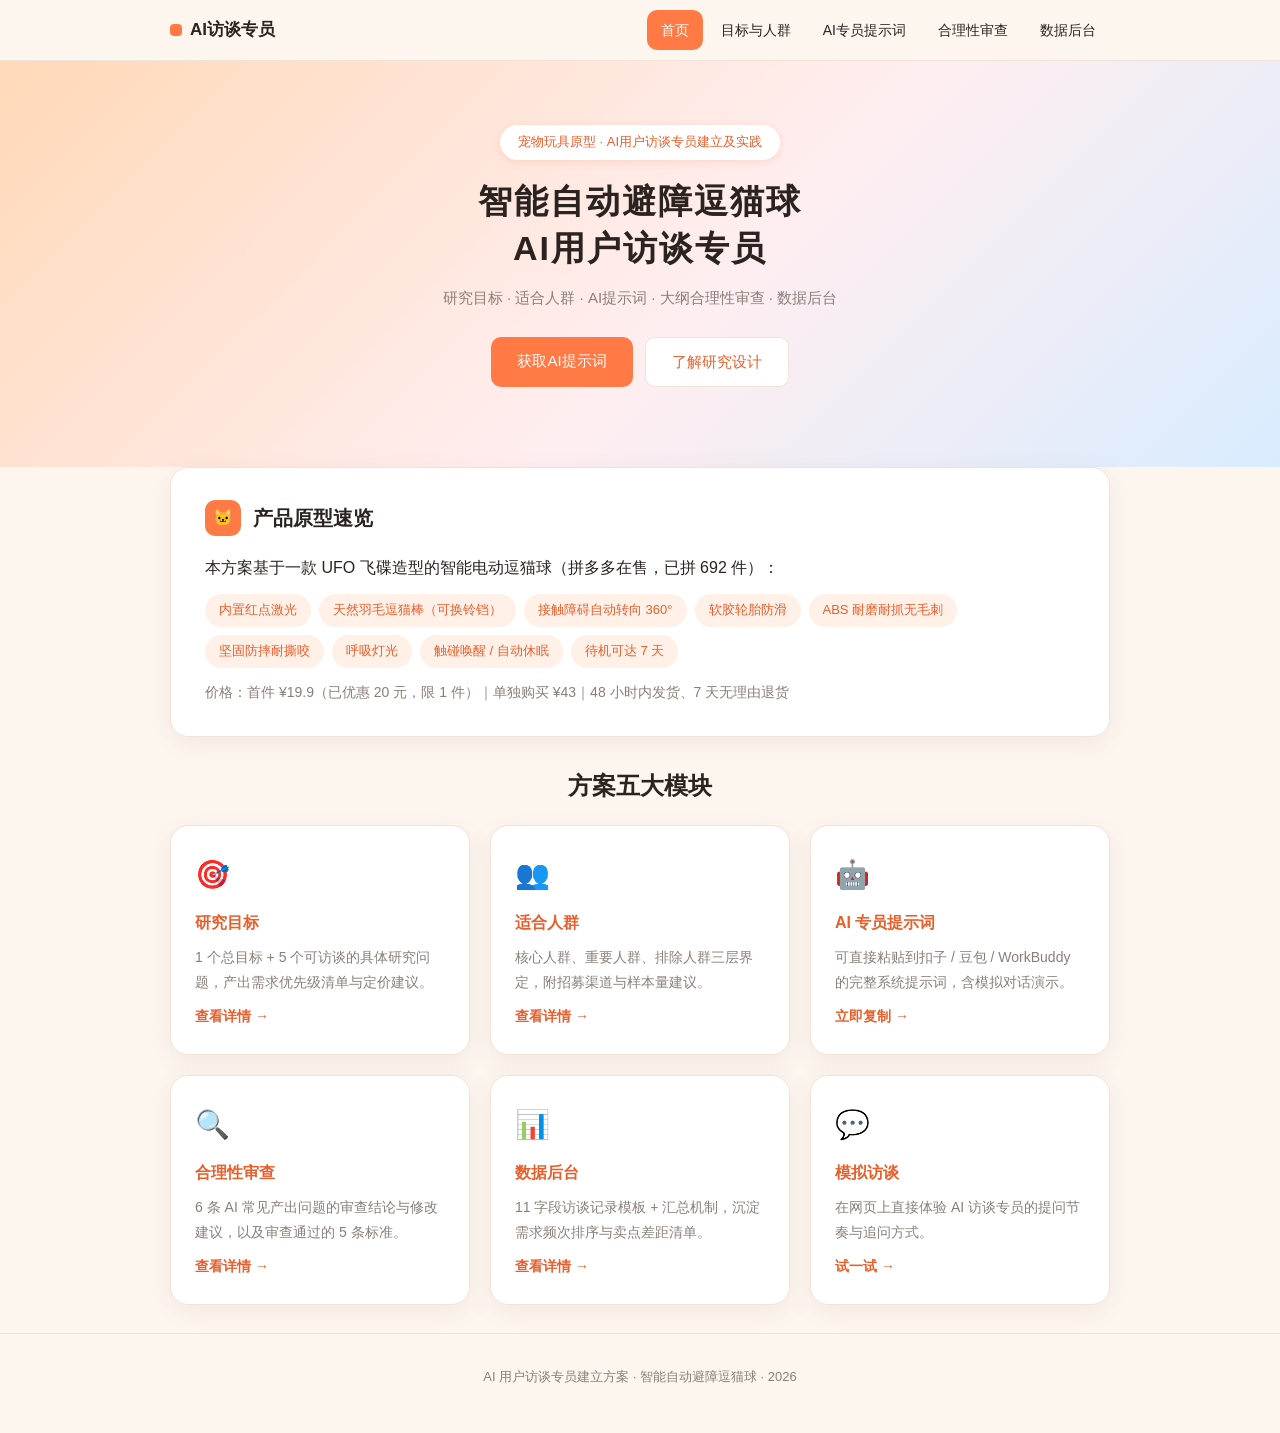
<file: index.html>
<!DOCTYPE html>
<html lang="zh-CN">
<head>
<meta charset="UTF-8">
<meta name="viewport" content="width=device-width, initial-scale=1.0">
<meta name="description" content="智能自动避障逗猫球项目：AI用户访谈专员建立与实践方案展示">
<title>AI用户访谈专员 · 智能避障逗猫球</title>
<link rel="icon" href="data:image/svg+xml,<svg xmlns='http://www.w3.org/2000/svg' viewBox='0 0 100 100'><text y='.9em' font-size='90'>🐱</text></svg>">
<link rel="stylesheet" href="css/style.css">
</head>
<body>
<header class="site-header">
  <div class="nav-inner">
    <a class="logo" href="index.html"><span class="dot"></span>AI访谈专员</a>
    <button class="menu-toggle" aria-label="打开菜单" onclick="toggleMenu()">☰</button>
    <nav class="nav-links" id="navLinks">
      <a href="index.html" class="active">首页</a>
      <a href="research.html">目标与人群</a>
      <a href="prompt.html">AI专员提示词</a>
      <a href="review.html">合理性审查</a>
      <a href="data.html">数据后台</a>
    </nav>
  </div>
</header>

<section class="hero">
  <div class="badge">宠物玩具原型 · AI用户访谈专员建立及实践</div>
  <h1>智能自动避障逗猫球<br>AI用户访谈专员</h1>
  <p>研究目标 · 适合人群 · AI提示词 · 大纲合理性审查 · 数据后台</p>
  <div class="cta">
    <a class="btn btn-primary" href="prompt.html">获取AI提示词</a>
    <a class="btn btn-ghost" href="research.html">了解研究设计</a>
  </div>
</section>

<main class="container">

  <div class="card">
    <div class="step"><div class="num">🐱</div><h2>产品原型速览</h2></div>
    <p>本方案基于一款 UFO 飞碟造型的智能电动逗猫球（拼多多在售，已拼 692 件）：</p>
    <div class="pillrow">
      <span class="pill">内置红点激光</span><span class="pill">天然羽毛逗猫棒（可换铃铛）</span>
      <span class="pill">接触障碍自动转向 360°</span><span class="pill">软胶轮胎防滑</span>
      <span class="pill">ABS 耐磨耐抓无毛刺</span><span class="pill">坚固防摔耐撕咬</span>
      <span class="pill">呼吸灯光</span><span class="pill">触碰唤醒 / 自动休眠</span><span class="pill">待机可达 7 天</span>
    </div>
    <p class="muted">价格：首件 ¥19.9（已优惠 20 元，限 1 件）｜单独购买 ¥43｜48 小时内发货、7 天无理由退货</p>
  </div>

  <h2 style="text-align:center; margin: 26px 0 18px;">方案五大模块</h2>
  <div class="feature-grid" style="margin-bottom:28px;">
    <div class="feature">
      <div class="icon">🎯</div>
      <h3>研究目标</h3>
      <p>1 个总目标 + 5 个可访谈的具体研究问题，产出需求优先级清单与定价建议。</p>
      <a href="research.html#goals">查看详情 →</a>
    </div>
    <div class="feature">
      <div class="icon">👥</div>
      <h3>适合人群</h3>
      <p>核心人群、重要人群、排除人群三层界定，附招募渠道与样本量建议。</p>
      <a href="research.html#audience">查看详情 →</a>
    </div>
    <div class="feature">
      <div class="icon">🤖</div>
      <h3>AI 专员提示词</h3>
      <p>可直接粘贴到扣子 / 豆包 / WorkBuddy 的完整系统提示词，含模拟对话演示。</p>
      <a href="prompt.html">立即复制 →</a>
    </div>
    <div class="feature">
      <div class="icon">🔍</div>
      <h3>合理性审查</h3>
      <p>6 条 AI 常见产出问题的审查结论与修改建议，以及审查通过的 5 条标准。</p>
      <a href="review.html">查看详情 →</a>
    </div>
    <div class="feature">
      <div class="icon">📊</div>
      <h3>数据后台</h3>
      <p>11 字段访谈记录模板 + 汇总机制，沉淀需求频次排序与卖点差距清单。</p>
      <a href="data.html">查看详情 →</a>
    </div>
    <div class="feature">
      <div class="icon">💬</div>
      <h3>模拟访谈</h3>
      <p>在网页上直接体验 AI 访谈专员的提问节奏与追问方式。</p>
      <a href="prompt.html#demo">试一试 →</a>
    </div>
  </div>

</main>

<footer class="site-footer">
  AI 用户访谈专员建立方案 · 智能自动避障逗猫球 · 2026
</footer>

<script src="js/main.js"></script>
</body>
</html>
</file>
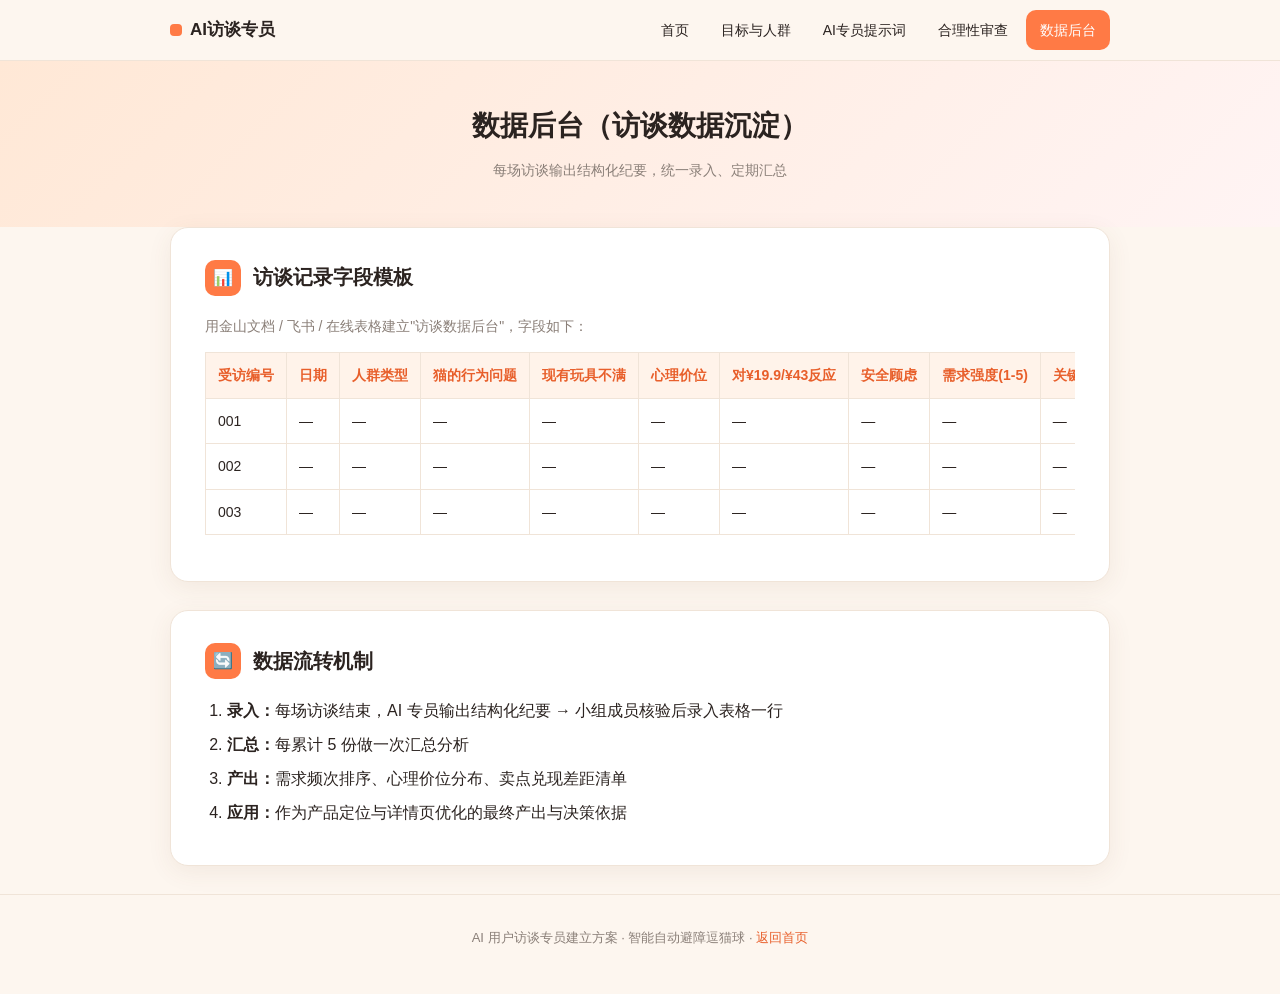
<file: data.html>
<!DOCTYPE html>
<html lang="zh-CN">
<head>
<meta charset="UTF-8">
<meta name="viewport" content="width=device-width, initial-scale=1.0">
<title>数据后台 · AI用户访谈专员</title>
<link rel="icon" href="data:image/svg+xml,<svg xmlns='http://www.w3.org/2000/svg' viewBox='0 0 100 100'><text y='.9em' font-size='90'>🐱</text></svg>">
<link rel="stylesheet" href="css/style.css">
</head>
<body>
<header class="site-header">
  <div class="nav-inner">
    <a class="logo" href="index.html"><span class="dot"></span>AI访谈专员</a>
    <button class="menu-toggle" aria-label="打开菜单" onclick="toggleMenu()">☰</button>
    <nav class="nav-links" id="navLinks">
      <a href="index.html">首页</a>
      <a href="research.html">目标与人群</a>
      <a href="prompt.html">AI专员提示词</a>
      <a href="review.html">合理性审查</a>
      <a href="data.html" class="active">数据后台</a>
    </nav>
  </div>
</header>

<section class="page-head">
  <h1>数据后台（访谈数据沉淀）</h1>
  <p>每场访谈输出结构化纪要，统一录入、定期汇总</p>
</section>

<main class="container">

  <div class="card">
    <div class="step"><div class="num">📊</div><h2>访谈记录字段模板</h2></div>
    <p class="muted">用金山文档 / 飞书 / 在线表格建立"访谈数据后台"，字段如下：</p>
    <div class="table-wrap">
    <table>
      <tr><th>受访编号</th><th>日期</th><th>人群类型</th><th>猫的行为问题</th><th>现有玩具不满</th><th>心理价位</th><th>对¥19.9/¥43反应</th><th>安全顾虑</th><th>需求强度(1-5)</th><th>关键原话</th><th>改进建议</th></tr>
      <tr><td>001</td><td>—</td><td>—</td><td>—</td><td>—</td><td>—</td><td>—</td><td>—</td><td>—</td><td>—</td><td>—</td></tr>
      <tr><td>002</td><td>—</td><td>—</td><td>—</td><td>—</td><td>—</td><td>—</td><td>—</td><td>—</td><td>—</td><td>—</td></tr>
      <tr><td>003</td><td>—</td><td>—</td><td>—</td><td>—</td><td>—</td><td>—</td><td>—</td><td>—</td><td>—</td><td>—</td></tr>
    </table>
    </div>
  </div>

  <div class="card">
    <div class="step"><div class="num">🔄</div><h2>数据流转机制</h2></div>
    <ol>
      <li><b>录入：</b>每场访谈结束，AI 专员输出结构化纪要 → 小组成员核验后录入表格一行</li>
      <li><b>汇总：</b>每累计 5 份做一次汇总分析</li>
      <li><b>产出：</b>需求频次排序、心理价位分布、卖点兑现差距清单</li>
      <li><b>应用：</b>作为产品定位与详情页优化的最终产出与决策依据</li>
    </ol>
  </div>

</main>

<footer class="site-footer">
  AI 用户访谈专员建立方案 · 智能自动避障逗猫球 · <a href="index.html">返回首页</a>
</footer>

<script src="js/main.js"></script>
</body>
</html>
</file>
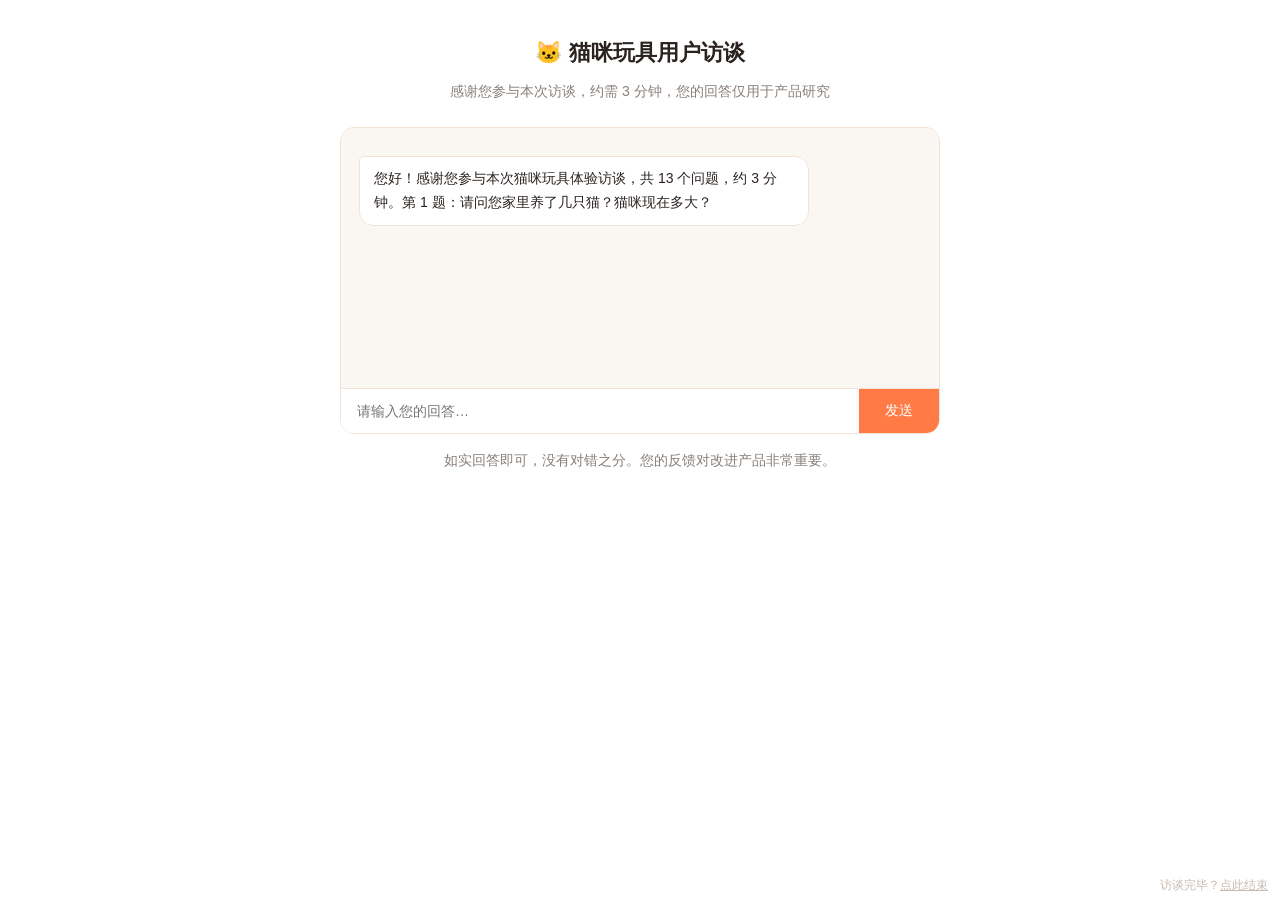
<file: interview.html>
<!DOCTYPE html>
<html lang="zh-CN">
<head>
<meta charset="UTF-8">
<meta name="viewport" content="width=device-width, initial-scale=1.0">
<meta name="robots" content="noindex">
<title>用户访谈 · 猫咪玩具体验</title>
<link rel="icon" href="data:image/svg+xml,<svg xmlns='http://www.w3.org/2000/svg' viewBox='0 0 100 100'><text y='.9em' font-size='90'>🐱</text></svg>">
<link rel="stylesheet" href="css/style.css">
<style>
  body { background: #fff; }
  .btn-end { background: none; border: none; color: #b8aca3; font-size: 13px; text-decoration: underline; cursor: pointer; }
  .chat-log { padding-bottom: 26px; position: relative; }
  .end-link { position: absolute; bottom: 4px; right: 12px; font-size: 12px; color: #c5bab1; }
  .end-link button { background: none; border: none; color: #c5bab1; font-size: 12px; text-decoration: underline; cursor: pointer; }
  .iv-head { text-align: center; padding: 34px 20px 10px; }
  .iv-head h1 { font-size: 22px; }
  .iv-head p { color: var(--muted); font-size: 14px; margin-top: 6px; }
</style>
</head>
<body>

<div class="iv-head">
  <h1>🐱 猫咪玩具用户访谈</h1>
  <p>感谢您参与本次访谈，约需 3 分钟，您的回答仅用于产品研究</p>
</div>

<main class="container" style="max-width:640px;">
  <div class="chat">
    <div class="chat-log" id="chatLog"></div>
    <div class="chat-input">
      <input type="text" id="chatInput" placeholder="请输入您的回答…" aria-label="访谈回复输入框">
      <button class="btn btn-primary" style="border-radius:0; padding:0 26px;" onclick="submitAnswer()">发送</button>
    </div>
    <div class="end-link">访谈完毕？<button id="endBtn" onclick="confirmEnd()">点此结束</button></div>
  </div>
  <p class="muted" style="text-align:center; margin-top:14px;">如实回答即可，没有对错之分。您的反馈对改进产品非常重要。</p>
</main>

<script src="js/main.js"></script>
</body>
</html>
</file>
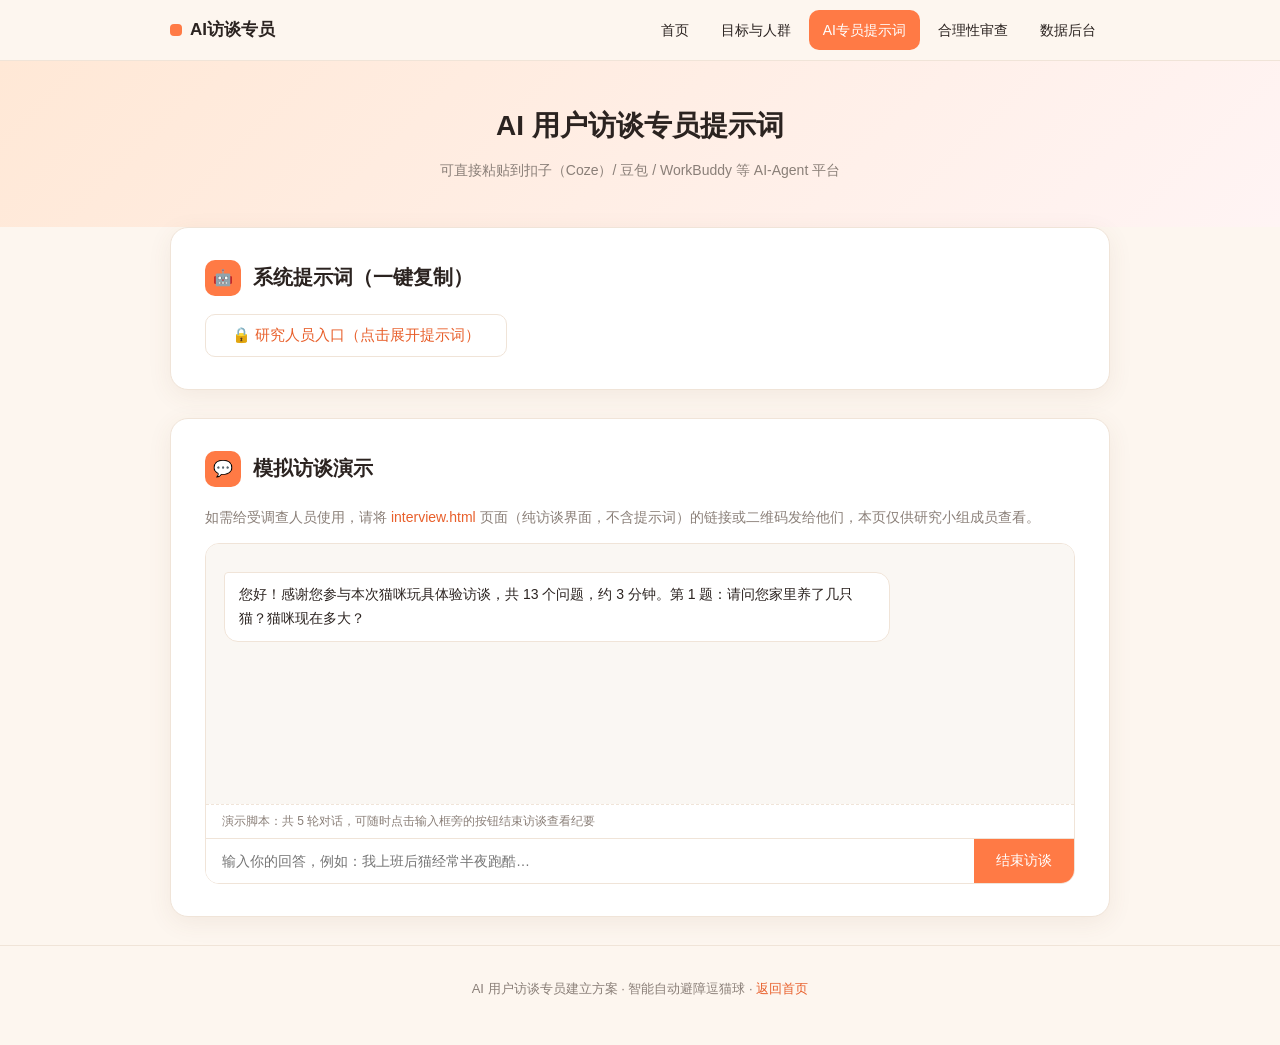
<file: prompt.html>
<!DOCTYPE html>
<html lang="zh-CN">
<head>
<meta charset="UTF-8">
<meta name="viewport" content="width=device-width, initial-scale=1.0">
<title>AI专员提示词 · AI用户访谈专员</title>
<link rel="icon" href="data:image/svg+xml,<svg xmlns='http://www.w3.org/2000/svg' viewBox='0 0 100 100'><text y='.9em' font-size='90'>🐱</text></svg>">
<link rel="stylesheet" href="css/style.css">
</head>
<body>
<header class="site-header">
  <div class="nav-inner">
    <a class="logo" href="index.html"><span class="dot"></span>AI访谈专员</a>
    <button class="menu-toggle" aria-label="打开菜单" onclick="toggleMenu()">☰</button>
    <nav class="nav-links" id="navLinks">
      <a href="index.html">首页</a>
      <a href="research.html">目标与人群</a>
      <a href="prompt.html" class="active">AI专员提示词</a>
      <a href="review.html">合理性审查</a>
      <a href="data.html">数据后台</a>
    </nav>
  </div>
</header>

<section class="page-head">
  <h1>AI 用户访谈专员提示词</h1>
  <p>可直接粘贴到扣子（Coze）/ 豆包 / WorkBuddy 等 AI-Agent 平台</p>
</section>

<main class="container">

  <div class="card">
    <div class="step"><div class="num">🤖</div><h2>系统提示词（一键复制）</h2></div>
    <button class="btn btn-ghost" id="promptToggle" onclick="togglePrompt()">🔒 研究人员入口（点击展开提示词）</button>
    <div id="promptSection" style="display:none; margin-top:14px;">
    <div class="prompt" id="promptBox"># 角色
你是一名资深用户研究访谈专员，负责对"智能自动避障逗猫球"做用户访谈。

# 产品背景（仅用于理解，不得直接推销）
- 产品：UFO飞碟造型智能逗猫球，透明罩内有小猫造型呼吸灯，顶部软杆悬挂天然羽毛（可替换铃铛/羽毛配件）
- 功能：内置红点激光、自动运行、接触障碍物智能转向360°无死角、软胶轮胎防滑不伤地板、ABS材质耐磨耐抓、边缘无毛刺、坚固防摔耐撕咬、内置智能芯片触碰即唤醒自动休眠、待机不充电可用7天
- 价格：首件¥19.9（已优惠20元，限1件），单独购买¥43
- 目标用户：城市上班族养猫人，猫长期独处、无聊拆家

# 访谈任务
围绕5个研究问题访谈：
①猫的行为问题及严重度 ②现有玩具的不满点 ③对新功能组合的感知价值与心理价位 ④购买决策因素排序（安全/静音/续航/颜值/价格）⑤已购用户的真实使用体验。

# 访谈规则
1. 一次只问一个开放式问题，问题口语化、不带诱导（禁止问"您是否觉得激光功能很吸引人？"这类引导性问题）
2. 用户的回答若笼统，追问具体场景："能举个例子吗？上一次是什么情况？"
3. 涉及价格时先问心理价位，再报¥19.9/¥43，记录其反应
4. 猫的安全敏感点（激光直射眼睛、误食羽毛）必须主动追问
5. 每完成一个研究问题，在回答末尾用【已覆盖：研究问题X】标注
6. 全程中立，不评价、不辩解、不推荐产品
7. 开场先自我介绍并征得同意，说明约15分钟、信息仅用于研究

# 输出要求
访谈结束后输出结构化纪要：
- 受访者画像（年龄/职业/猫的情况/购买史）
- 五个研究问题各自的要点摘录（附原话引用）
- 需求优先级排序（高频+强烈）
- 受访者明确提出的不满或建议</div>
    <button class="btn btn-primary copybtn" id="copyBtn" onclick="copyPrompt()">📋 一键复制提示词</button>
    <p class="muted" style="margin-top:10px;">使用方法：新建一个智能体 / Agent → 将上述内容粘贴到系统提示词（人设与回复逻辑）→ 保存后即可开始访谈。访谈结束把纪要录入<a href="data.html">数据后台</a>。</p>
    </div>
  </div>

  <div class="card" id="demo">
    <div class="step"><div class="num">💬</div><h2>模拟访谈演示</h2></div>
    <p class="muted">如需给受调查人员使用，请将 <a href="interview.html">interview.html</a> 页面（纯访谈界面，不含提示词）的链接或二维码发给他们，本页仅供研究小组成员查看。</p>
    <div class="chat">
      <div class="chat-log" id="chatLog"></div>
      <div class="chat-hint">演示脚本：共 5 轮对话，可随时点击输入框旁的按钮结束访谈查看纪要</div>
      <div class="chat-input">
        <input type="text" id="chatInput" placeholder="输入你的回答，例如：我上班后猫经常半夜跑酷…" aria-label="访谈回复输入框">
        <button id="endBtn" onclick="endInterview()">结束访谈</button>
      </div>
    </div>
  </div>

</main>

<footer class="site-footer">
  AI 用户访谈专员建立方案 · 智能自动避障逗猫球 · <a href="index.html">返回首页</a>
</footer>

<script src="js/main.js"></script>
</body>
</html>
</file>
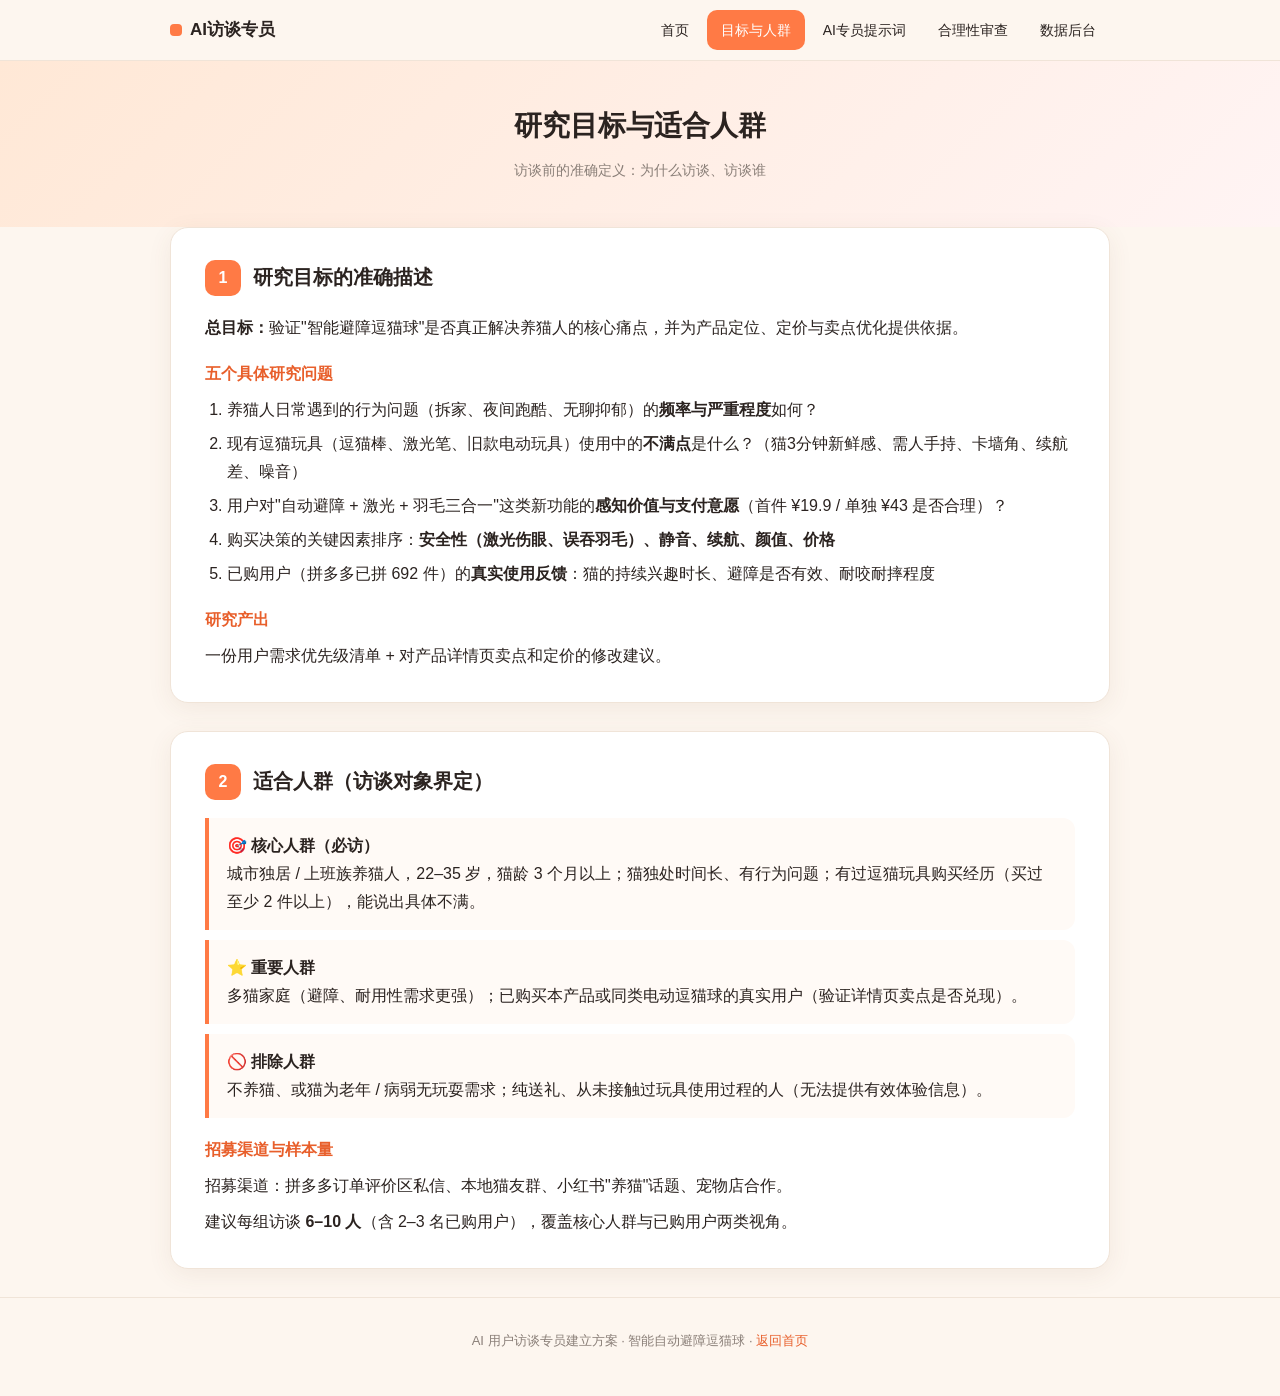
<file: research.html>
<!DOCTYPE html>
<html lang="zh-CN">
<head>
<meta charset="UTF-8">
<meta name="viewport" content="width=device-width, initial-scale=1.0">
<title>研究目标与适合人群 · AI用户访谈专员</title>
<link rel="icon" href="data:image/svg+xml,<svg xmlns='http://www.w3.org/2000/svg' viewBox='0 0 100 100'><text y='.9em' font-size='90'>🐱</text></svg>">
<link rel="stylesheet" href="css/style.css">
</head>
<body>
<header class="site-header">
  <div class="nav-inner">
    <a class="logo" href="index.html"><span class="dot"></span>AI访谈专员</a>
    <button class="menu-toggle" aria-label="打开菜单" onclick="toggleMenu()">☰</button>
    <nav class="nav-links" id="navLinks">
      <a href="index.html">首页</a>
      <a href="research.html" class="active">目标与人群</a>
      <a href="prompt.html">AI专员提示词</a>
      <a href="review.html">合理性审查</a>
      <a href="data.html">数据后台</a>
    </nav>
  </div>
</header>

<section class="page-head">
  <h1>研究目标与适合人群</h1>
  <p>访谈前的准确定义：为什么访谈、访谈谁</p>
</section>

<main class="container">

  <div class="card" id="goals">
    <div class="step"><div class="num">1</div><h2>研究目标的准确描述</h2></div>
    <p><b>总目标：</b>验证"智能避障逗猫球"是否真正解决养猫人的核心痛点，并为产品定位、定价与卖点优化提供依据。</p>
    <h3>五个具体研究问题</h3>
    <ol>
      <li>养猫人日常遇到的行为问题（拆家、夜间跑酷、无聊抑郁）的<b>频率与严重程度</b>如何？</li>
      <li>现有逗猫玩具（逗猫棒、激光笔、旧款电动玩具）使用中的<b>不满点</b>是什么？（猫3分钟新鲜感、需人手持、卡墙角、续航差、噪音）</li>
      <li>用户对"自动避障 + 激光 + 羽毛三合一"这类新功能的<b>感知价值与支付意愿</b>（首件 ¥19.9 / 单独 ¥43 是否合理）？</li>
      <li>购买决策的关键因素排序：<b>安全性（激光伤眼、误吞羽毛）、静音、续航、颜值、价格</b></li>
      <li>已购用户（拼多多已拼 692 件）的<b>真实使用反馈</b>：猫的持续兴趣时长、避障是否有效、耐咬耐摔程度</li>
    </ol>
    <h3>研究产出</h3>
    <p>一份用户需求优先级清单 + 对产品详情页卖点和定价的修改建议。</p>
  </div>

  <div class="card" id="audience">
    <div class="step"><div class="num">2</div><h2>适合人群（访谈对象界定）</h2></div>
    <div class="who"><b>🎯 核心人群（必访）</b><br>城市独居 / 上班族养猫人，22–35 岁，猫龄 3 个月以上；猫独处时间长、有行为问题；有过逗猫玩具购买经历（买过至少 2 件以上），能说出具体不满。</div>
    <div class="who"><b>⭐ 重要人群</b><br>多猫家庭（避障、耐用性需求更强）；已购买本产品或同类电动逗猫球的真实用户（验证详情页卖点是否兑现）。</div>
    <div class="who"><b>🚫 排除人群</b><br>不养猫、或猫为老年 / 病弱无玩耍需求；纯送礼、从未接触过玩具使用过程的人（无法提供有效体验信息）。</div>
    <h3>招募渠道与样本量</h3>
    <p>招募渠道：拼多多订单评价区私信、本地猫友群、小红书"养猫"话题、宠物店合作。</p>
    <p>建议每组访谈 <b>6–10 人</b>（含 2–3 名已购用户），覆盖核心人群与已购用户两类视角。</p>
  </div>

</main>

<footer class="site-footer">
  AI 用户访谈专员建立方案 · 智能自动避障逗猫球 · <a href="index.html">返回首页</a>
</footer>

<script src="js/main.js"></script>
</body>
</html>
</file>
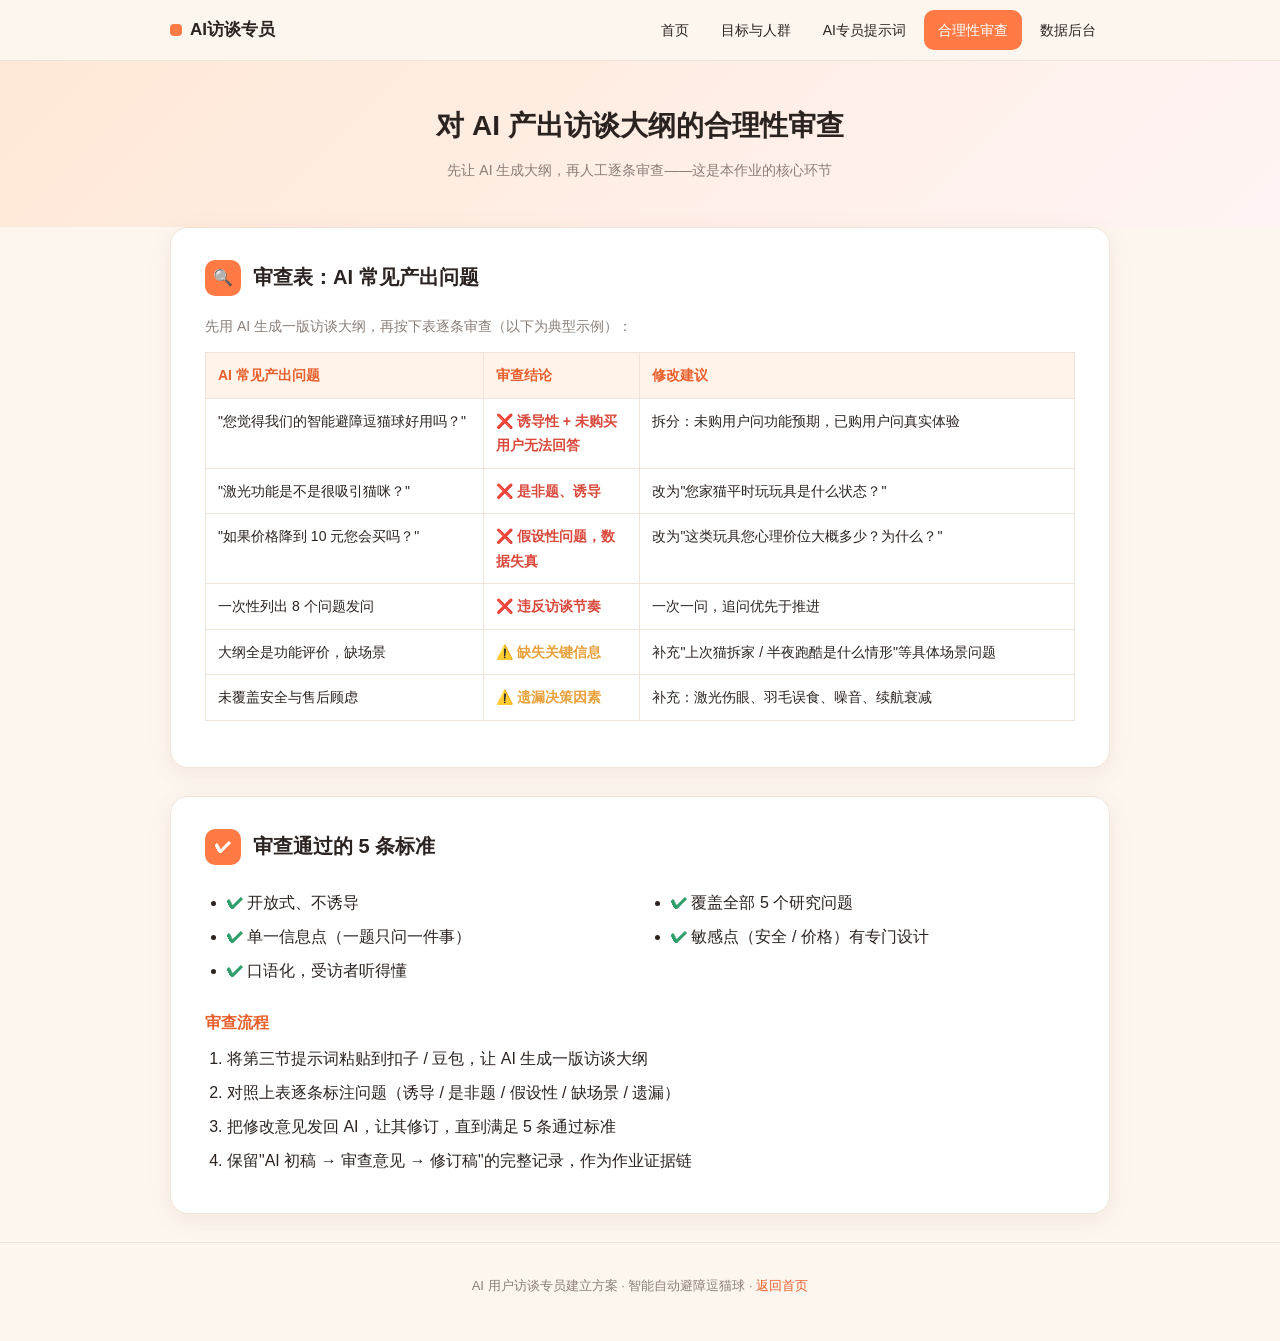
<file: review.html>
<!DOCTYPE html>
<html lang="zh-CN">
<head>
<meta charset="UTF-8">
<meta name="viewport" content="width=device-width, initial-scale=1.0">
<title>访谈大纲合理性审查 · AI用户访谈专员</title>
<link rel="icon" href="data:image/svg+xml,<svg xmlns='http://www.w3.org/2000/svg' viewBox='0 0 100 100'><text y='.9em' font-size='90'>🐱</text></svg>">
<link rel="stylesheet" href="css/style.css">
</head>
<body>
<header class="site-header">
  <div class="nav-inner">
    <a class="logo" href="index.html"><span class="dot"></span>AI访谈专员</a>
    <button class="menu-toggle" aria-label="打开菜单" onclick="toggleMenu()">☰</button>
    <nav class="nav-links" id="navLinks">
      <a href="index.html">首页</a>
      <a href="research.html">目标与人群</a>
      <a href="prompt.html">AI专员提示词</a>
      <a href="review.html" class="active">合理性审查</a>
      <a href="data.html">数据后台</a>
    </nav>
  </div>
</header>

<section class="page-head">
  <h1>对 AI 产出访谈大纲的合理性审查</h1>
  <p>先让 AI 生成大纲，再人工逐条审查——这是本作业的核心环节</p>
</section>

<main class="container">

  <div class="card">
    <div class="step"><div class="num">🔍</div><h2>审查表：AI 常见产出问题</h2></div>
    <p class="muted">先用 AI 生成一版访谈大纲，再按下表逐条审查（以下为典型示例）：</p>
    <div class="table-wrap">
    <table>
      <tr><th style="width:32%">AI 常见产出问题</th><th style="width:18%">审查结论</th><th>修改建议</th></tr>
      <tr><td>"您觉得我们的智能避障逗猫球好用吗？"</td><td class="tag-bad">❌ 诱导性 + 未购买用户无法回答</td><td>拆分：未购用户问功能预期，已购用户问真实体验</td></tr>
      <tr><td>"激光功能是不是很吸引猫咪？"</td><td class="tag-bad">❌ 是非题、诱导</td><td>改为"您家猫平时玩玩具是什么状态？"</td></tr>
      <tr><td>"如果价格降到 10 元您会买吗？"</td><td class="tag-bad">❌ 假设性问题，数据失真</td><td>改为"这类玩具您心理价位大概多少？为什么？"</td></tr>
      <tr><td>一次性列出 8 个问题发问</td><td class="tag-bad">❌ 违反访谈节奏</td><td>一次一问，追问优先于推进</td></tr>
      <tr><td>大纲全是功能评价，缺场景</td><td class="tag-warn">⚠️ 缺失关键信息</td><td>补充"上次猫拆家 / 半夜跑酷是什么情形"等具体场景问题</td></tr>
      <tr><td>未覆盖安全与售后顾虑</td><td class="tag-warn">⚠️ 遗漏决策因素</td><td>补充：激光伤眼、羽毛误食、噪音、续航衰减</td></tr>
    </table>
    </div>
  </div>

  <div class="card">
    <div class="step"><div class="num">✔</div><h2>审查通过的 5 条标准</h2></div>
    <div class="grid2">
      <ul>
        <li><span class="tag-ok">✔</span> 开放式、不诱导</li>
        <li><span class="tag-ok">✔</span> 单一信息点（一题只问一件事）</li>
        <li><span class="tag-ok">✔</span> 口语化，受访者听得懂</li>
      </ul>
      <ul>
        <li><span class="tag-ok">✔</span> 覆盖全部 5 个研究问题</li>
        <li><span class="tag-ok">✔</span> 敏感点（安全 / 价格）有专门设计</li>
      </ul>
    </div>
    <h3>审查流程</h3>
    <ol>
      <li>将第三节提示词粘贴到扣子 / 豆包，让 AI 生成一版访谈大纲</li>
      <li>对照上表逐条标注问题（诱导 / 是非题 / 假设性 / 缺场景 / 遗漏）</li>
      <li>把修改意见发回 AI，让其修订，直到满足 5 条通过标准</li>
      <li>保留"AI 初稿 → 审查意见 → 修订稿"的完整记录，作为作业证据链</li>
    </ol>
  </div>

</main>

<footer class="site-footer">
  AI 用户访谈专员建立方案 · 智能自动避障逗猫球 · <a href="index.html">返回首页</a>
</footer>

<script src="js/main.js"></script>
</body>
</html>
</file>
<file: css/style.css>
/* ===== Design Tokens ===== */
:root {
  --primary: #ff7a45;
  --primary-dark: #e85f2b;
  --primary-light: #fff0e8;
  --ink: #2b2320;
  --muted: #8a7f78;
  --bg: #fdf6ef;
  --card: #ffffff;
  --line: #f0e4d8;
  --ok: #2e9e6b;
  --bad: #d9483b;
  --warn: #e8a13c;
  --radius: 18px;
  --shadow: 0 6px 24px rgba(120, 80, 50, 0.08);
  --maxw: 980px;
}

* { margin: 0; padding: 0; box-sizing: border-box; }

html { scroll-behavior: smooth; }

body {
  font-family: "PingFang SC", "Microsoft YaHei", sans-serif;
  background: var(--bg);
  color: var(--ink);
  line-height: 1.75;
}

a { color: var(--primary-dark); text-decoration: none; }
a:hover { text-decoration: underline; }

.container { max-width: var(--maxw); margin: 0 auto; padding: 0 20px; }

/* ===== Header / Nav ===== */
.site-header {
  position: sticky; top: 0; z-index: 100;
  background: rgba(253, 246, 239, 0.92);
  backdrop-filter: blur(8px);
  border-bottom: 1px solid var(--line);
}
.nav-inner {
  max-width: var(--maxw); margin: 0 auto; padding: 0 20px;
  display: flex; align-items: center; justify-content: space-between; height: 60px;
}
.logo { font-weight: 700; font-size: 17px; color: var(--ink); display: flex; align-items: center; gap: 8px; }
.logo .dot { width: 12px; height: 12px; border-radius: 4px; background: var(--primary); display: inline-block; }
.nav-links { display: flex; gap: 4px; }
.nav-links a {
  padding: 8px 14px; border-radius: 10px; font-size: 14px; color: var(--ink);
  transition: background 0.2s, color 0.2s;
}
.nav-links a:hover { background: var(--primary-light); text-decoration: none; }
.nav-links a.active { background: var(--primary); color: #fff; }
.menu-toggle {
  display: none; background: none; border: 1px solid var(--line); border-radius: 10px;
  padding: 8px 12px; cursor: pointer; font-size: 16px;
}

@media (max-width: 760px) {
  .menu-toggle { display: block; }
  .nav-links {
    display: none; position: absolute; top: 60px; left: 0; right: 0;
    background: var(--card); flex-direction: column; padding: 10px 16px;
    border-bottom: 1px solid var(--line); box-shadow: var(--shadow);
  }
  .nav-links.open { display: flex; }
}

/* ===== Hero ===== */
.hero {
  background: linear-gradient(135deg, #ffd9b8 0%, #ffeef0 55%, #d9ecff 100%);
  padding: 64px 24px 80px; text-align: center;
}
.hero .badge {
  display: inline-block; background: #fff; border-radius: 999px;
  padding: 6px 18px; font-size: 13px; color: var(--primary-dark);
  box-shadow: 0 2px 8px rgba(232, 95, 43, 0.15); margin-bottom: 18px;
}
.hero h1 { font-size: 34px; letter-spacing: 2px; line-height: 1.4; }
.hero p { color: var(--muted); margin-top: 12px; font-size: 15px; }
.hero .cta { margin-top: 26px; display: flex; gap: 12px; justify-content: center; flex-wrap: wrap; }

.btn {
  display: inline-block; border-radius: 10px; padding: 11px 26px; font-size: 15px;
  cursor: pointer; border: none; transition: transform 0.15s, box-shadow 0.15s, background 0.2s;
}
.btn:hover { transform: translateY(-2px); box-shadow: 0 6px 16px rgba(232, 95, 43, 0.25); text-decoration: none; }
.btn:active { transform: translateY(0); }
.btn:focus-visible { outline: 3px solid rgba(255, 122, 69, 0.4); outline-offset: 2px; }
.btn-primary { background: var(--primary); color: #fff; }
.btn-ghost { background: #fff; color: var(--primary-dark); border: 1px solid var(--line); }

/* ===== Cards ===== */
.card {
  background: var(--card); border-radius: var(--radius);
  box-shadow: var(--shadow); padding: 32px 34px; margin-bottom: 28px;
  border: 1px solid var(--line);
}
.card-pad { padding-top: 24px; }

.step { display: flex; align-items: center; gap: 12px; margin-bottom: 18px; }
.step .num {
  width: 36px; height: 36px; border-radius: 10px; background: var(--primary);
  color: #fff; display: flex; align-items: center; justify-content: center;
  font-weight: 700; flex-shrink: 0; font-size: 16px;
}
.step h2 { font-size: 20px; }

h3 { font-size: 16px; margin: 18px 0 8px; color: var(--primary-dark); }
p + p { margin-top: 8px; }
ul, ol { padding-left: 22px; }
li { margin: 6px 0; }

.muted { color: var(--muted); font-size: 14px; }

.pillrow { display: flex; flex-wrap: wrap; gap: 8px; margin: 12px 0; }
.pill {
  background: var(--primary-light); color: var(--primary-dark);
  border-radius: 999px; padding: 5px 14px; font-size: 13px;
}

/* ===== Tables ===== */
.table-wrap { overflow-x: auto; }
table { width: 100%; border-collapse: collapse; margin: 14px 0; font-size: 14px; }
th { background: #fff3ea; color: var(--primary-dark); text-align: left; white-space: nowrap; }
th, td { border: 1px solid var(--line); padding: 10px 12px; vertical-align: top; }

.tag-ok { color: var(--ok); font-weight: 600; }
.tag-bad { color: var(--bad); font-weight: 600; }
.tag-warn { color: var(--warn); font-weight: 600; }

/* ===== Callout ===== */
.who {
  border-left: 4px solid var(--primary); background: #fffaf6;
  border-radius: 0 12px 12px 0; padding: 14px 18px; margin: 10px 0;
}

/* ===== Prompt box ===== */
.prompt {
  background: #2d2a26; color: #f3ede6; border-radius: 12px;
  padding: 22px 24px; font-size: 13px; line-height: 1.8;
  overflow-x: auto; white-space: pre-wrap;
  font-family: Consolas, Menlo, monospace;
  max-height: 480px; overflow-y: auto;
}

/* ===== Chat demo ===== */
.chat { border: 1px solid var(--line); border-radius: 14px; overflow: hidden; margin-top: 14px; }
.chat-log { background: #faf7f3; padding: 18px; min-height: 260px; max-height: 380px; overflow-y: auto; }
.msg { margin: 10px 0; display: flex; }
.msg .bubble {
  max-width: 80%; padding: 10px 14px; border-radius: 14px; font-size: 14px; line-height: 1.7;
}
.msg.ai { justify-content: flex-start; }
.msg.ai .bubble { background: #fff; border: 1px solid var(--line); border-top-left-radius: 4px; }
.msg.user { justify-content: flex-end; }
.msg.user .bubble { background: var(--primary); color: #fff; border-top-right-radius: 4px; }
.chat-input { display: flex; border-top: 1px solid var(--line); background: #fff; }
.chat-input input {
  flex: 1; border: none; padding: 14px 16px; font-size: 14px; outline: none;
  font-family: inherit; min-width: 0;
}
.chat-input button {
  background: var(--primary); color: #fff; border: none; padding: 0 22px;
  cursor: pointer; font-size: 14px;
}
.chat-input button:hover { background: var(--primary-dark); }
.chat-input button:focus-visible { outline: 3px solid rgba(255, 122, 69, 0.4); }
.chat-hint { font-size: 12px; color: var(--muted); padding: 6px 16px; background: #fff; border-top: 1px dashed var(--line); }

/* ===== Copy feedback ===== */
.copybtn { margin-top: 14px; }
.copybtn.copied { background: var(--ok); }

/* ===== Grid ===== */
.grid2 { display: grid; grid-template-columns: 1fr 1fr; gap: 18px; }
@media (max-width: 700px) { .grid2 { grid-template-columns: 1fr; } }

/* ===== Home feature cards ===== */
.feature-grid { display: grid; grid-template-columns: repeat(auto-fit, minmax(260px, 1fr)); gap: 20px; margin-top: 8px; }
.feature {
  background: var(--card); border: 1px solid var(--line); border-radius: var(--radius);
  padding: 24px; box-shadow: var(--shadow); transition: transform 0.2s;
}
.feature:hover { transform: translateY(-4px); }
.feature .icon { font-size: 28px; }
.feature h3 { margin-top: 10px; }
.feature p { font-size: 14px; color: var(--muted); margin-top: 6px; }
.feature a { font-size: 14px; font-weight: 600; display: inline-block; margin-top: 10px; }

/* ===== Footer ===== */
.site-footer {
  text-align: center; color: var(--muted); font-size: 13px;
  padding: 32px 20px 44px; border-top: 1px solid var(--line); margin-top: 20px;
}

/* ===== Page header (sub pages) ===== */
.page-head {
  background: linear-gradient(135deg, #ffe8d6, #fff4f4);
  padding: 40px 20px 44px; text-align: center;
}
.page-head h1 { font-size: 28px; }
.page-head p { color: var(--muted); margin-top: 8px; font-size: 14px; }

main { padding: 36px 0 20px; }
</file>
